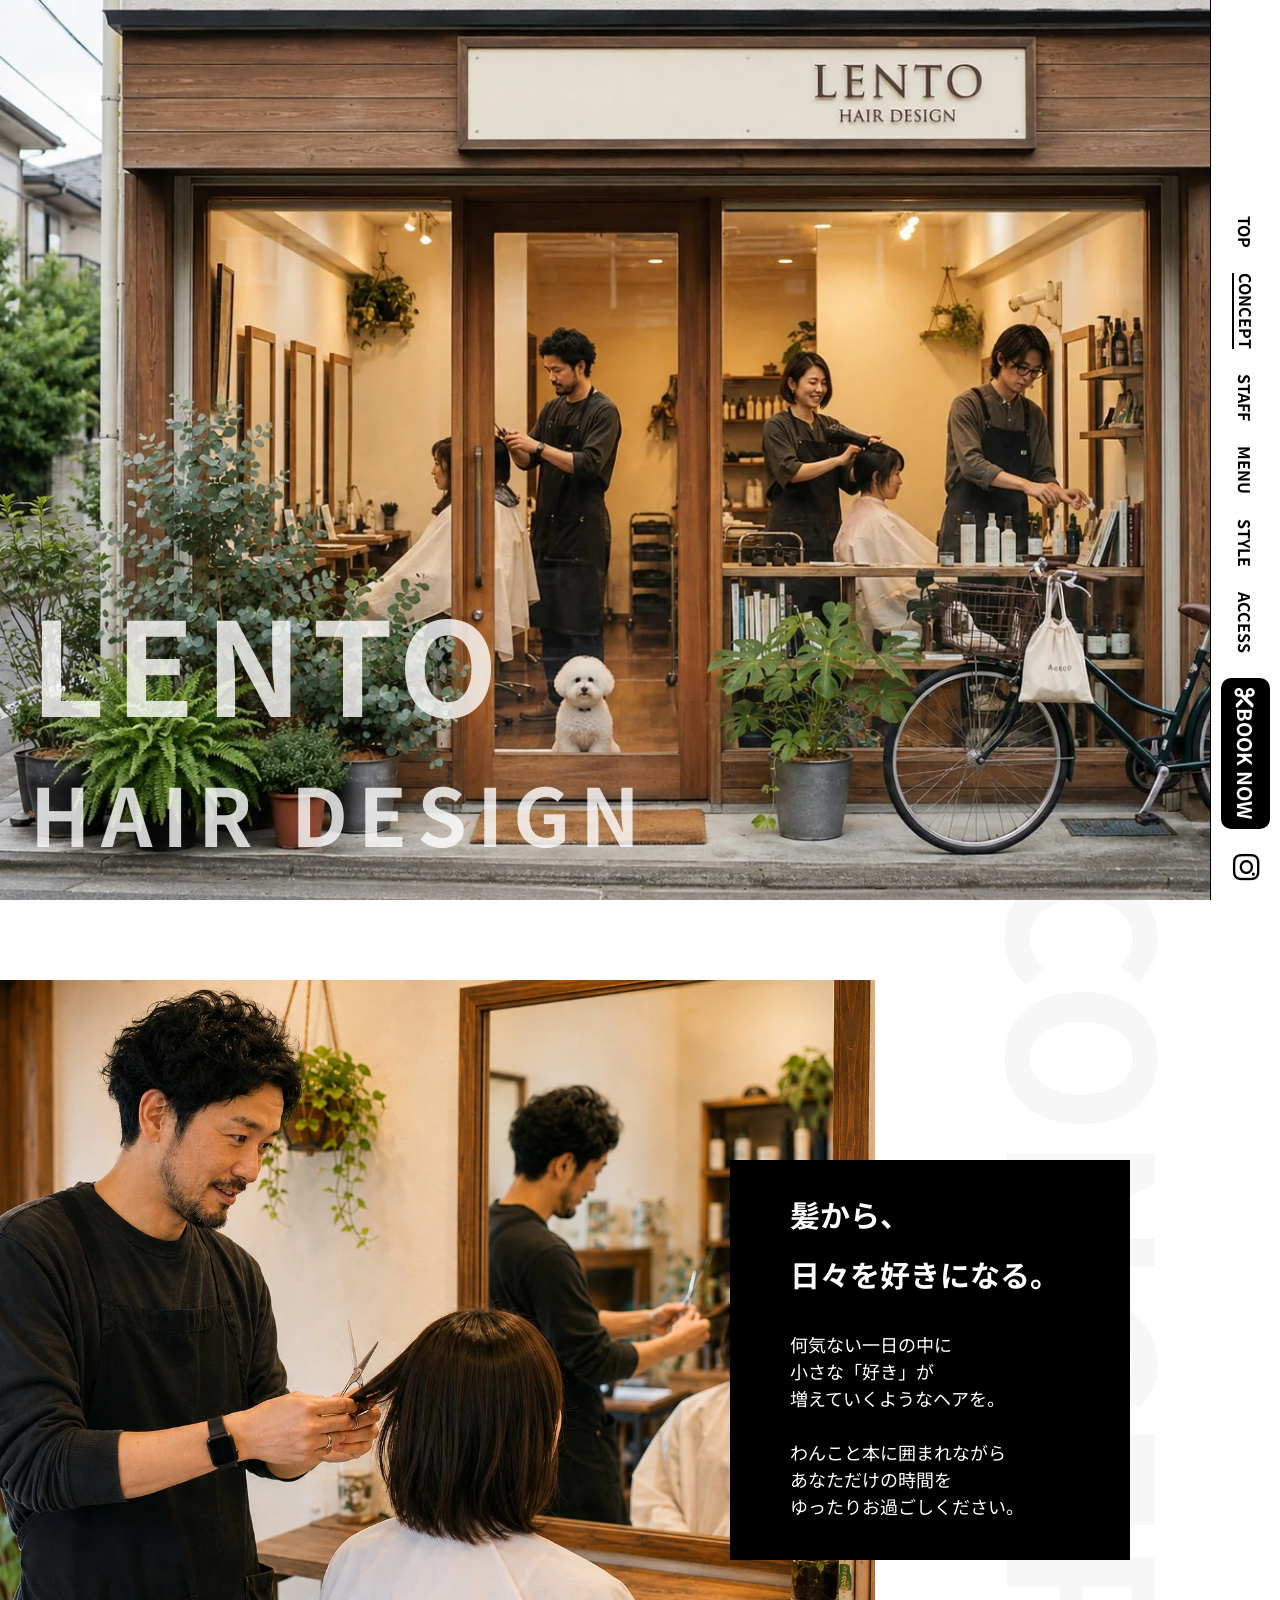
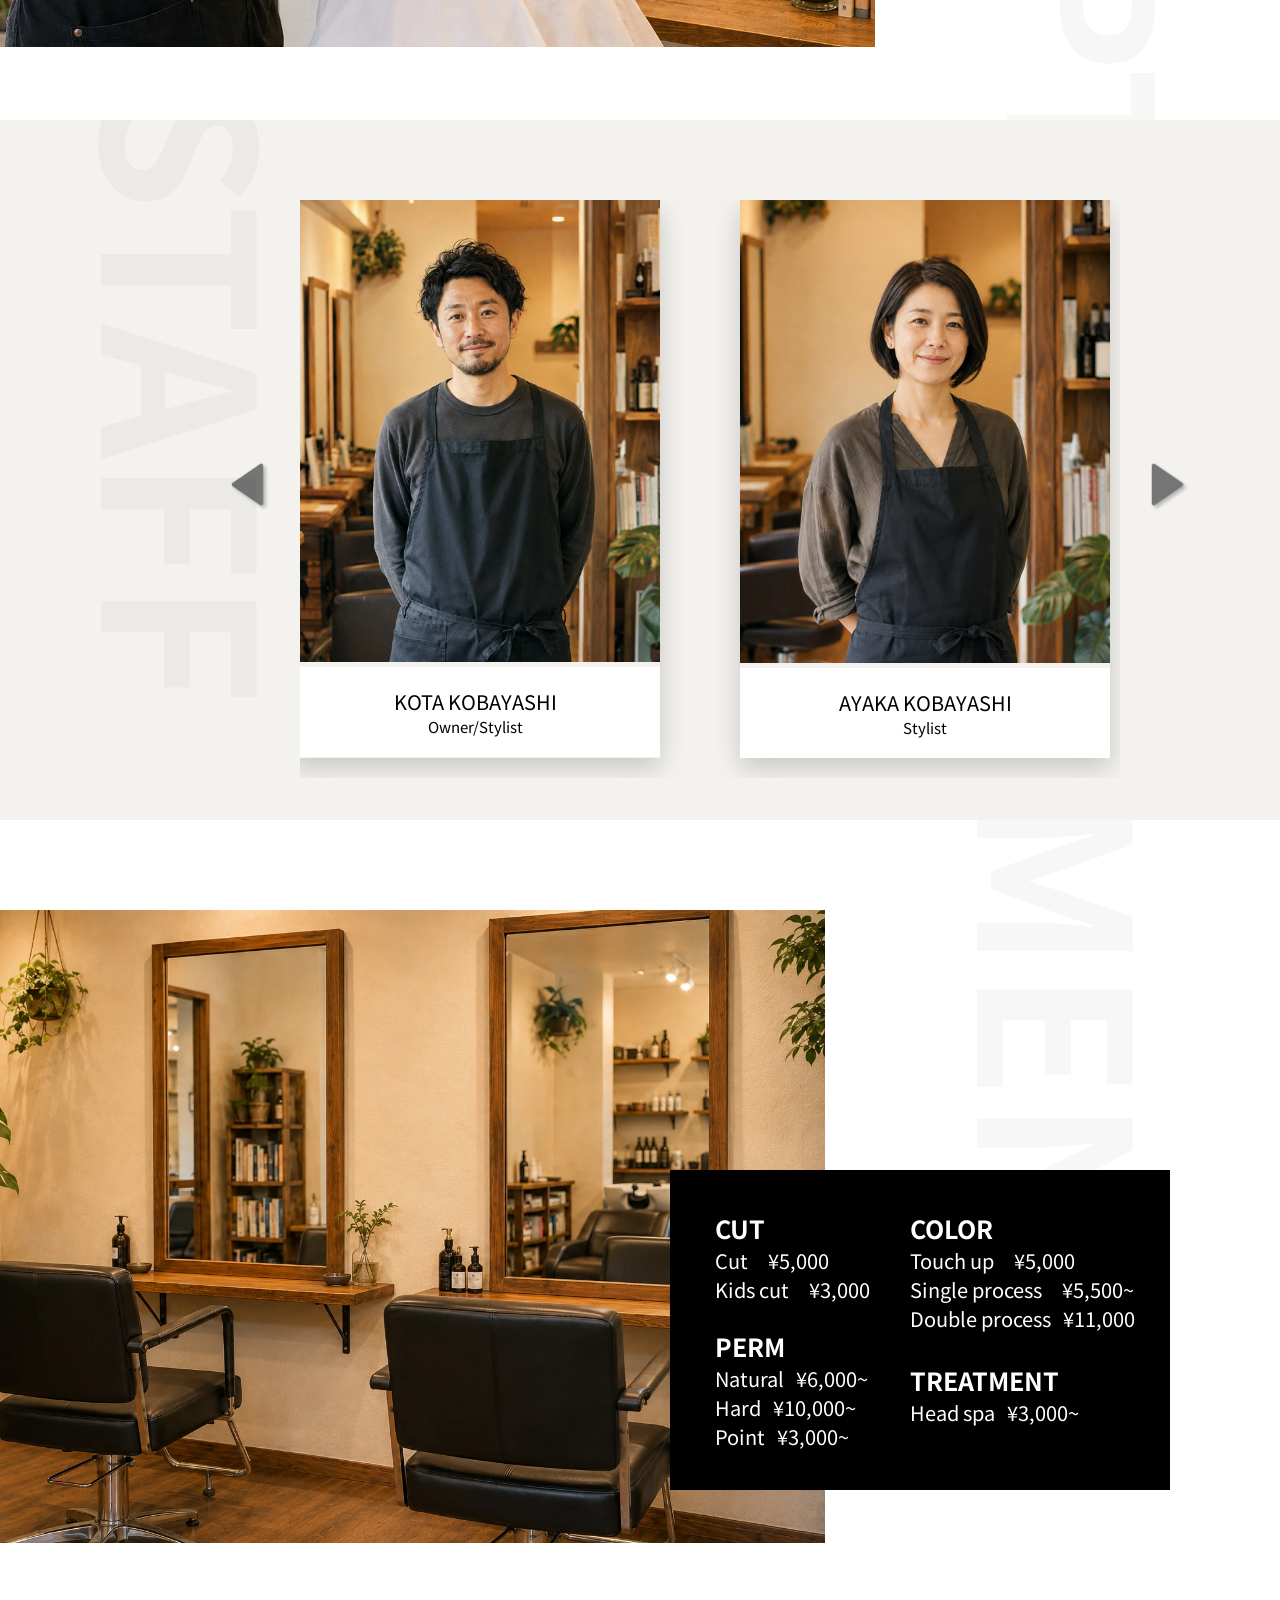
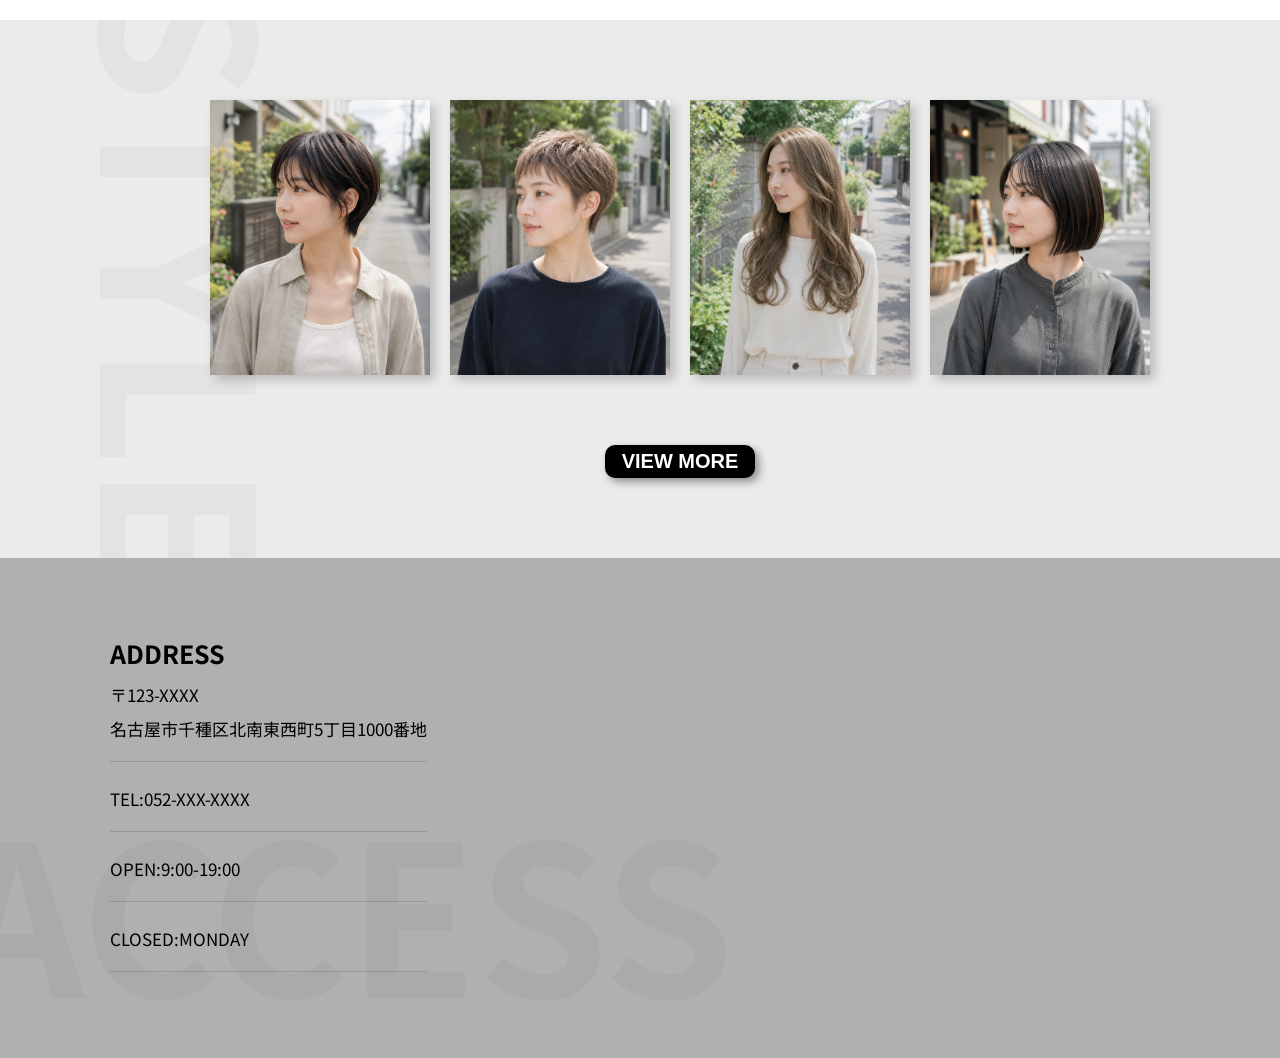
<file: index.html>
<!DOCTYPE html>
<html lang="ja">
  <head>
    <meta charset="utf-8">
    <meta name="viewport" content="width=device-width, initial-scale=1.0">
    <title>LENTO HAIR DESIGN</title>
    <link rel="preconnect" href="https://fonts.googleapis.com">
    <link rel="preconnect" href="https://fonts.gstatic.com" crossorigin>
    <link href="https://fonts.googleapis.com/css2?family=Noto+Sans+JP:wght@400;500;700&family=Roboto:wght@400;500;700&display=swap" rel="stylesheet">
    <link rel="stylesheet" href="stylesheet.css">
    <link rel="stylesheet" href="https://cdnjs.cloudflare.com/ajax/libs/font-awesome/6.7.2/css/all.min.css">
    <link rel="stylesheet" href="responsive.css">
    <script src="main.js" defer></script>
  </head>
  <body>
    <header>
      <div class="container">
        <button class="hamburger">
          <span></span>
          <span></span>
          <span></span>
        </button>
        <div class="header-list">
          <a href="#top"><p>TOP</p></a>
          <a href="#concept"><p>CONCEPT</p></a>
          <a href="#staff"><p>STAFF</p></a>
          <a href="#menu"><p>MENU</p></a>
          <a href="#style"><p>STYLE</p></a>
          <a href="#access"><p>ACCESS</p></a>
          <a class="btn-book" href="booking.html"><p class="book-text"><i class="fa-solid fa-scissors"></i>BOOK NOW</p></a>
          <a class="btn-insta" href="#"><i class="fa-brands fa-instagram"></i></a>
        </div>
      </div>
    </header>
    <section class="top-wrapper" id="top">
      <img class="top-image active" src="images/01.外観_ChatGPT Image.webp">
      <img class="top-image" src="images/02.オーナー男性カット中_ChatGPT Image.webp">
      <img class="top-image" src="images/03.シャンプー台_ChatGPT Image.webp">
      <img class="top-image" src="images/04.オーナー女性シャンプー中_ChatGPT Image.webp"> 
      <div class="container">
        <div class="top-title">
          <h1>LENTO</h1><h2>HAIR DESIGN</h2>
        </div>
      </div>
    </section>
    <section class="concept-wrapper" id="concept">
      <div class="concept-title">
        <h2>CONCEPT</h2>
      </div>
      <div class="container">
        <div class="concept-images">
          <img class="concept-img fade-up" src="images/05.再生成版_オーナー男性とお客さん会話中_ChatGPT Image.webp">
        </div>
      <div class="concept-square fade-up"></div>
        <div class="concept-text fade-up">
          <h3>髪から、<br>日々を好きになる。</h3>
          <p>
            <br>
            何気ない一日の中に<br>
            小さな「好き」が<br>
            増えていくようなヘアを。<br><br>

            わんこと本に囲まれながら<br>
            あなただけの時間を<br>
            ゆったりお過ごしください。
          </p>
        </div>

      </div>
    </section>
    <section class="staff-wrapper" id="staff">
      <div class="staff-title">
        <h2>STAFF</h2>
      </div>
      <div class="container">
        <div class="staff-slider">
          <button class="btn-left"><img class="left-img" src="images/btn-left.png"  loading="lazy"></button>
          <div class="staff-scroll">
            <div class="staff-card staff01">
              <img class="staff-img" src="images/10.オーナー男性_ChatGPT Image.webp" loading="lazy">
              <div class="staff-comment">
                <p class="staff-name">KOTA KOBAYASHI</p>
                <p class="staff-roll">Owner/Stylist</p>
              </div>
            </div>
            <div class="staff-card staff02">
              <img class="staff-img" src="images/11.オーナー女性_ChatGPT Image.webp" loading="lazy">
              <div class="staff-comment">
                <p class="staff-name">AYAKA KOBAYASHI</p>
                <p class="staff-roll">Stylist</p>
              </div>
            </div>
            <div class="staff-card staff03">
              <img class="staff-img" src="images/12.アシスタント男性_ChatGPT Image.webp" loading="lazy">
              <div class="staff-comment">
                <p class="staff-name">RYO YAMAMOTO</p>
                <p class="staff-roll">Assistant</p>
              </div>
            </div>
            <div class="staff-card staff04">
              <img class="staff-img" src="images/13.看板犬_ChatGPT Image.webp" loading="lazy">
              <div class="staff-comment">
                <p class="staff-name">LENTO</p>
                <p class="staff-roll">Staff</p>
              </div>
            </div>
          </div>  
          <button class="btn-right"><img class="right-img" src="images/btn-right.png"  loading="lazy"></button>
        </div>
      </div>
    </section>
    <section class="menu-wrapper" id="menu">
      <div class="menu-title">
        <h2>MENU</h2>
      </div>
      <div class="container">
        <div class="menu-contents fade-up">
          <img class="menu-img active" src="images/07.再生成版_鏡と椅子_ChatGPT Image.webp" loading="lazy">
          <img class="menu-img" src="images/22.再生成版_オーナー女性カラー中_ChatGPT Image.webp" loading="lazy">
          <img class="menu-img" src="images/06.再生成版_看板犬と本と小物_ChatGPT Image.webp" loading="lazy">
          <img class="menu-img" src="images/23.再生成版_アシスタント男性ドライヤー中_ChatGPT Image.webp" loading="lazy">
          <div class="menu-square"></div>
            <div class="menu-list">
              <div class="menu-left">
                <h3>CUT<br></h3>
                <p>Cut　¥5,000<br>
                  Kids cut　¥3,000</p><br>
                <h3>PERM<br></h3>
                <p>Natural   ¥6,000~<br>
                  Hard   ¥10,000~<br>
                  Point   ¥3,000~</p>
              </div> 
              <div class="menu-right">
                <h3>COLOR<br></h3>
                <p>Touch up　¥5,000<br>
                  Single process     ¥5,500~<br>
                  Double process   ¥11,000<br><br></p>
                <h3>TREATMENT<br></h3>
                <p>Head spa   ¥3,000~</p>
              </div>
            </div>
        </div>
      </div>
    </section>
    <section class="style-wrapper" id="style">
      <div class="style-title">
        <h2>STYLE</h2>
      </div>
      <div class="container">
        <div class="style-list">
          <div class="style-images">
            <img class="style style 01" src="images/14.ソフトで丸みのあるショート_ChatGPT Image.webp" loading="lazy">
            <img class="style style 02" src="images/21.再生成版｜ベリーショート＋アッシュベージュ_ChatGPT Image.webp" loading="lazy">
            <img class="style style 03" src="images/16.再生成版｜ロング＋パーマ＋オリーブベージュ｜_ChatGPT Image.webp" loading="lazy">
            <img class="style style 04" src="images/15.ストレートな切りっぱなしボブ_ChatGPT Image.webp" loading="lazy">
          </div>  
          <div class="more-style">
            <img class="style style 05" src="images/18.ナチュラルなレイヤーミディアム_ChatGPT Image.webp" loading="lazy">
            <img class="style style 06" src="images/19.再生成版｜動きのあるボブ＋カッパーブラウン_ChatGPT Image.webp" loading="lazy">
            <img class="style style 07" src="images/20.すっきりしたコンパクトショート_ChatGPT Image.webp" loading="lazy">
            <img class="style style 08" src="images/17.コンパクトで少しマニッシュなベリーショート_ChatGPT Image.webp" loading="lazy">
          </div>
          <button class ="btn-view">VIEW MORE</button>  
        </div>                
      </div>
    </section>
    <section class="access-wrapper" id="access">
      <div class="access-title">
        <h2>ACCESS</h2>
      </div> 
      <div class="container">   
        <div class="access-contents">
          <div class="access-address">
            <div class="address-text"> 
              <h3>ADDRESS<br></h3>   
              <p>〒123-XXXX</p>
              <p>名古屋市千種区北南東西町5丁目1000番地</p>
            </div>
            <div class="address-tel">
              <p>TEL:052-XXX-XXXX</p>
            </div>
            <div class="address-open">
              <p>OPEN:9:00-19:00</p>
            </div>
            <div  class="address-close">
              <p>CLOSED:MONDAY</p>
            </div>
          </div>
          <div class="access-map">
            <iframe src="https://www.google.com/maps/embed?pb=!1m18!1m12!1m3!1d836691.8974123646!2d136.59499762758423!3d34.998500499691204!2m3!1f0!2f0!3f0!3m2!1i1024!2i768!4f13.1!3m3!1m2!1s0x6004bad5499332e7%3A0xeb5fa65d181541a7!2z5oSb55-l55yM!5e0!3m2!1sja!2sjp!4v1788853159511!5m2!1sja!2sjp" width="600" height="450" style="border:0;" allowfullscreen="" loading="lazy" referrerpolicy="strict-origin-when-cross-origin"></iframe> 
          </div> 
        </div>
      </div>
    </section>
  </body>
</html>
</file>
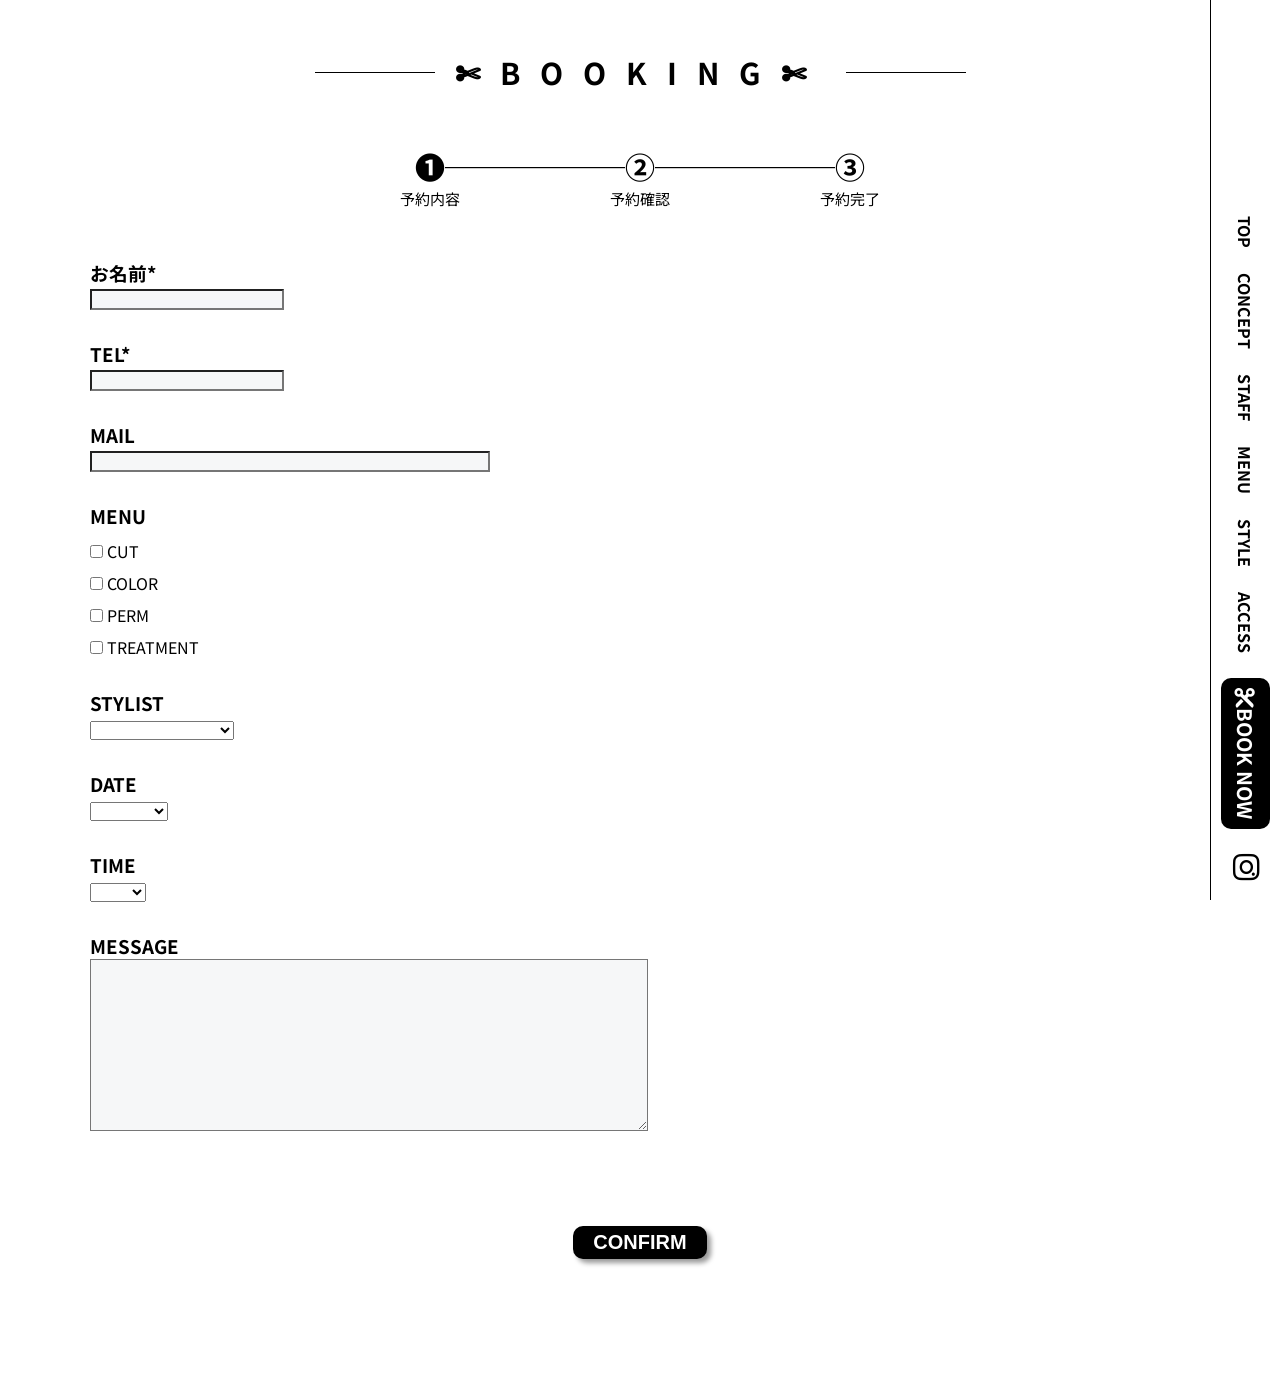
<file: booking.html>
<!DOCTYPE html>
<html lang="ja">
  <head>
    <meta charset="utf-8">
    <meta name="viewport" content="width=device-width, initial-scale=1.0">
    <title>LENTO HAIR DESIGN</title>
    <link rel="preconnect" href="https://fonts.googleapis.com">
    <link rel="preconnect" href="https://fonts.gstatic.com" crossorigin>
    <link href="https://fonts.googleapis.com/css2?family=Noto+Sans+JP:wght@400;500;700&family=Roboto:wght@400;500;700&display=swap" rel="stylesheet">
    <link rel="stylesheet" href="stylesheet.css">
    <link rel="stylesheet" href="https://cdnjs.cloudflare.com/ajax/libs/font-awesome/6.7.2/css/all.min.css">
    <link rel="stylesheet" href="responsive.css">
    <script src="main.js" defer></script>
    <script src="booking.js" defer></script>
  </head>
  <body>
    <header>
        <div class="container">
            <button class="hamburger">
                <span></span>
                <span></span>
                <span></span>
            </button>
            <div class="header-list">
                <a href="index.html#top"><p>TOP</p></a>
                <a href="index.html#concept"><p>CONCEPT</p></a>
                <a href="index.html#staff"><p>STAFF</p></a>
                <a href="index.html#menu"><p>MENU</p></a>
                <a href="index.html#style"><p>STYLE</p></a>
                <a href="index.html#access"><p>ACCESS</p></a>
                <a class="btn-book" href="booking.html"><p class="book-text"><i class="fa-solid fa-scissors"></i>BOOK NOW</p></a>
                <a class="btn-insta" href="#"><i class="fa-brands fa-instagram"></i></a>
            </div>
        </div>
    </header>
    <div class="book-wrapper">
        <div class="container">
            <div class="book-area">
                <div class="book-heading">
                    <div class="heading-text"><h1>✄BOOKING✄</h1></div>
                </div>
                <div class="navi-line"><h2>❶──────②──────③</h2></div>
                <div class="navigations">
                    <div class="navi-process">
                        <p>予約内容</p>
                    </div>
                    <div class="navi-process">
                        <p>予約確認</p>
                    </div>
                    <div class="navi-process">
                        <p>予約完了</p>
                    </div>       
                </div>
            </div>
        </div>
        <div class="book-contents">
            <div class="container">
                <form class="contents-area" action="#" method="post">
                    <div class="form-item">
                        <label for="customer-name"><h3>お名前*</h3></label>
                        <input id="customer-name" name="customer-name" type="text" required>
                    </div>
                    <div class="form-item">
                    <label for="customer-tel"><h3>TEL*</h3></label>
                    <input id="customer-tel" name="customer-tel" type="tel" required>
                    </div>
                    <div class="form-item">
                    <label for="customer-mail"><h3>MAIL</h3></label>
                    <input id="customer-mail" name="customer-mail" type="email">
                    </div>
                    <div class="form-item">
                        <h3>MENU</h3>
                        <div class="menu-check">
                            <label>
                                <input type="checkbox" name="menu" value="cut">
                                CUT
                            </label>
                            <label>
                                <input type="checkbox" name="menu" value="color">
                                COLOR
                            </label>
                            <label>
                                <input type="checkbox" name="menu" value="perm">
                                PERM
                            </label>
                            <label>
                                <input type="checkbox" name="menu" value="treatment">
                                TREATMENT
                            </label>
                        </div>
                    </div>
                    <div class="form-item">
                        <label for="customer-stylist"><h3>STYLIST</h3></label>
                        <select id="customer-stylist" name="stylist">
                            <option value=""></option>
                            <option value="kota">KOTA KOBAYASHI</option>
                            <option value="ayaka">AYAKA KOBAYASHI</option>
                        </select>
                    </div>
                    <div class="form-item">
                        <label for="customer-date"><h3>DATE</h3></label>
                        <select id="customer-date" name="date">
                            <option value=""></option>
                            <option value="10/10">10/10(土)</option>
                            <option value="10/13">10/13(火)</option>
                            <option value="10/14">10/14(水)</option>
                            <option value="10/16">10/16(金)</option>
                            <option value="10/18">10/18(日)</option>
                        </select>
                    </div>
                    <div class="form-item">
                        <label for="customer-time"><h3>TIME</h3></label>
                        <select id="customer-time" name="time">
                            <option value=""></option>
                            <option value="10:00">10:00</option>
                            <option value="12:00">12:00</option>
                            <option value="14:00">14:00</option>
                            <option value="16:00">16:00</option>
                            <option value="18:00">18:00</option>
                        </select>
                    </div>
                    <div class="form-item">
                        <label for="customer-message"><h3>MESSAGE</h3></label>
                        <textarea id="customer-message" name="customer-message" rows="10" cols="60"></textarea><br>
                    </div>
                    <div class="form-item">
                        <div class="btn-confirm">
                            <input id="confirm" name="confirm" type="submit" value="CONFIRM">
                        </div>
                    </div>
                </form>
            </div>        
        </div>
    </div> 
  </body>
  </html>
</file>
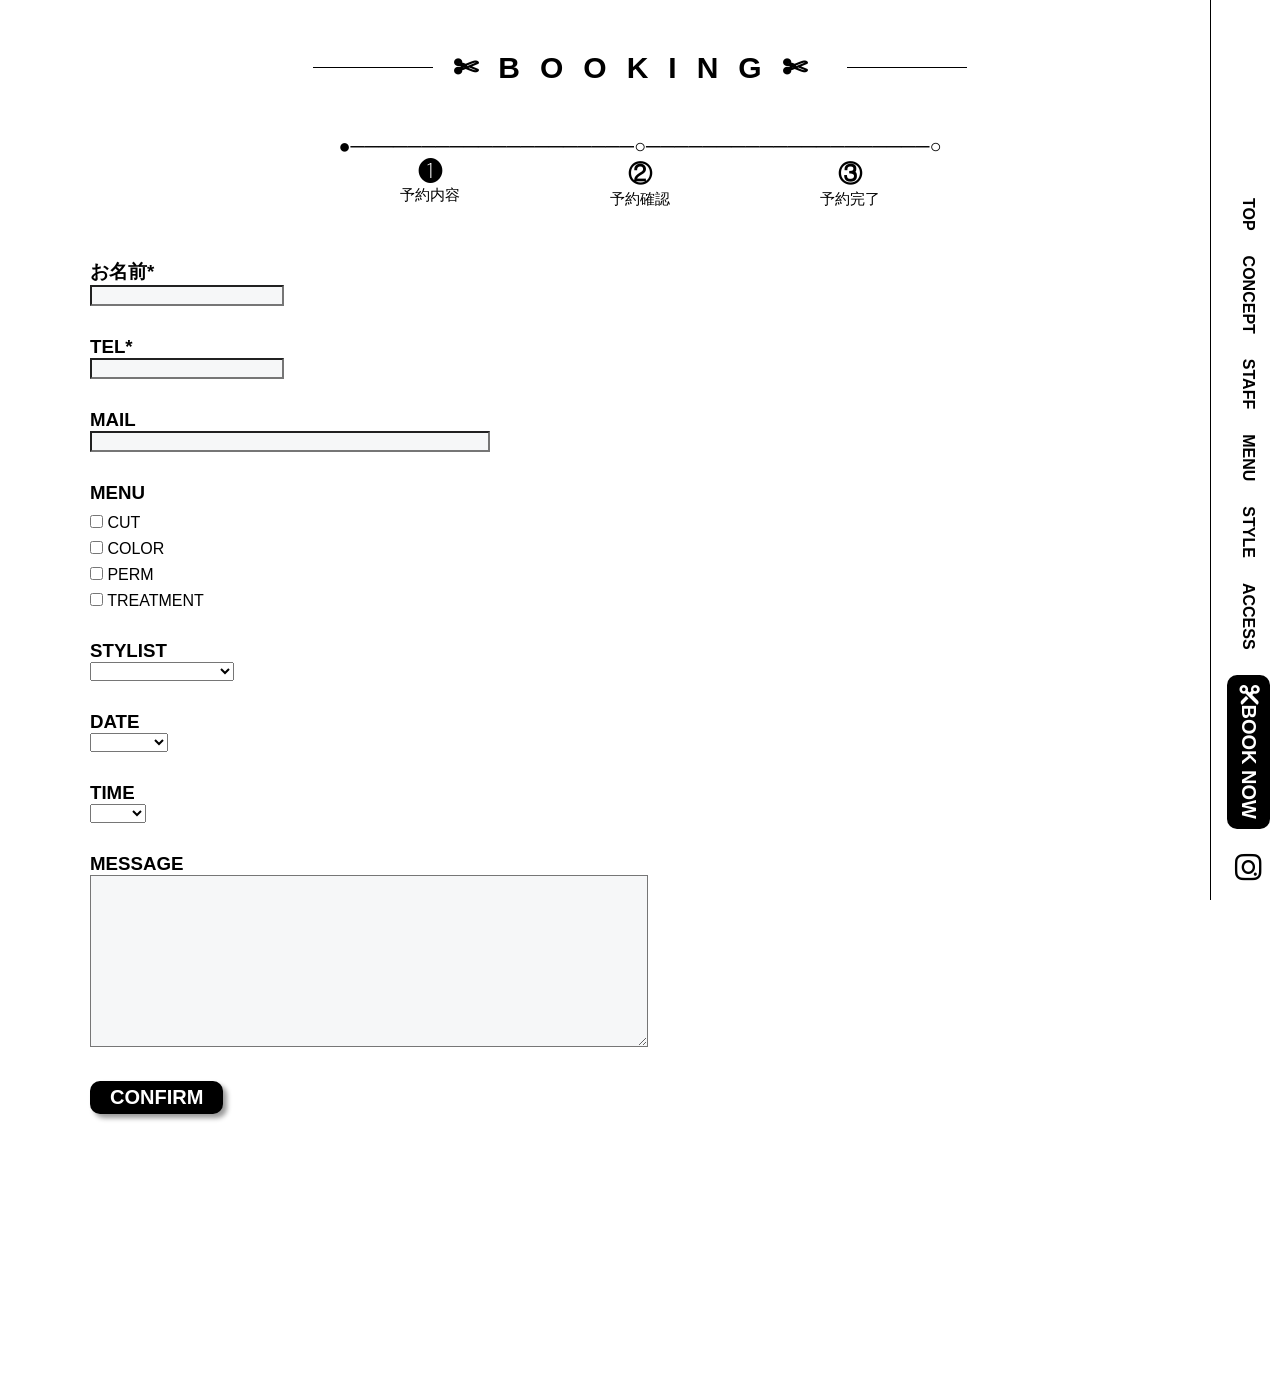
<file: booking_index.html>
<!DOCTYPE html>
<html lang="ja">
  <head>
    <meta charset="utf-8">
    <meta name="viewport" content="width=device-width, initial-scale=1.0">
    <title>LENTO HAIR DESIGN</title>
    <link rel="stylesheet" href="stylesheet.css">
    <link rel="stylesheet" href="https://cdnjs.cloudflare.com/ajax/libs/font-awesome/6.7.2/css/all.min.css">
    <link rel="stylesheet" href="responsive.css">
    <script src="main.js" defer></script>
  </head>
  <body>
    <header>
        <div class="container">
            <div class="header-list">
                <a href="#top"><p>TOP</p></a>
                <a href="#concept"><p>CONCEPT</p></a>
                <a href="#staff"><p>STAFF</p></a>
                <a href="#menu"><p>MENU</p></a>
                <a href="#style"><p>STYLE</p></a>
                <a href="#access"><p>ACCESS</p></a>
                <a class="btn-book" href="#"><p class="book-text"><i class="fa-solid fa-scissors"></i>BOOK NOW</p></a>
                <a class="btn-insta" href="#"><i class="fa-brands fa-instagram"></i></a>
            </div>
        </div>
    </header>
    <div class="book-wrapper">
        <div class="container">
            <div class="book-area">
                <div class="book-heading">
                    <div class="heading-text"><h1>✄BOOKING✄</h1></div>
                </div>
                <div class="navi-line"><p>●────────────────────○────────────────────○</p></div>
                <div class="navigations">
                    <div class="navi-process">
                        <h2>❶</h2>
                        <p>予約内容</p>
                    </div>
                    <div class="navi-process">
                        <h2>②</h2>
                        <p>予約確認</p>
                    </div>
                    <div class="navi-process">
                        <h2>③</h2>
                        <p>予約完了</p>
                    </div>        
                </div>
            </div>
        </div>
        <div class="book-contents">
            <div class="container">
                <form class="contents-area" action="#" method="post">
                    <div class="form-item">
                        <label for="customer-name"><h3>お名前*</h3></label>
                        <input id="customer-name" name="customer-name" type="text" required>
                    </div>
                    <div class="form-item">
                    <label for="customer-tel"><h3>TEL*</h3></label>
                    <input id="customer-tel" name="customer-tel" type="tel" required>
                    </div>
                    <div class="form-item">
                    <label for="customer-mail"><h3>MAIL</h3></label>
                    <input id="customer-mail" name="customer-mail" type="email">
                    </div>
                    <div class="form-item">
                        <h3>MENU</h3>
                        <div class="menu-check">
                            <label>
                                <input type="checkbox" name="menu" value="cut">
                                CUT
                            </label>
                            <label>
                                <input type="checkbox" name="menu" value="color">
                                COLOR
                            </label>
                            <label>
                                <input type="checkbox" name="menu" value="perm">
                                PERM
                            </label>
                            <label>
                                <input type="checkbox" name="menu" value="treatment">
                                TREATMENT
                            </label>
                        </div>
                    </div>
                    <div class="form-item">
                        <label for="customer-stylist"><h3>STYLIST</h3></label>
                        <select id="customer-stylist" name="stylist">
                            <option value=""></option>
                            <option value="kota">KOTA KOBAYASHI</option>
                            <option value="ayaka">AYAKA KOBAYASHI</option>
                        </select>
                    </div>
                    <div class="form-item">
                        <label for="customer-date"><h3>DATE</h3></label>
                        <select id="customer-date" name="date">
                            <option value=""></option>
                            <option value="10/10">10/10(土)</option>
                            <option value="10/13">10/13(火)</option>
                            <option value="10/14">10/14(水)</option>
                            <option value="10/16">10/16(金)</option>
                            <option value="10/18">10/18(日)</option>
                        </select>
                    </div>
                    <div class="form-item">
                        <label for="customer-time"><h3>TIME</h3></label>
                        <select id="customer-time" name="time">
                            <option value=""></option>
                            <option value="10:00">10:00</option>
                            <option value="12:00">12:00</option>
                            <option value="14:00">14:00</option>
                            <option value="16:00">16:00</option>
                            <option value="18:00">18:00</option>
                        </select>
                    </div>
                    <div class="form-item">
                        <label for="customer-message"><h3>MESSAGE</h3></label>
                        <textarea id="customer-message" name="customer-message" rows="10" cols="60"></textarea><br>
                    </div>
                    <div class="form-item">
                        <input id="confirm" name="confirm" type="submit" value="CONFIRM">
                    </div>
                </form>
            </div>        
        </div>
    </div> 
  </body>
  </html>
</file>
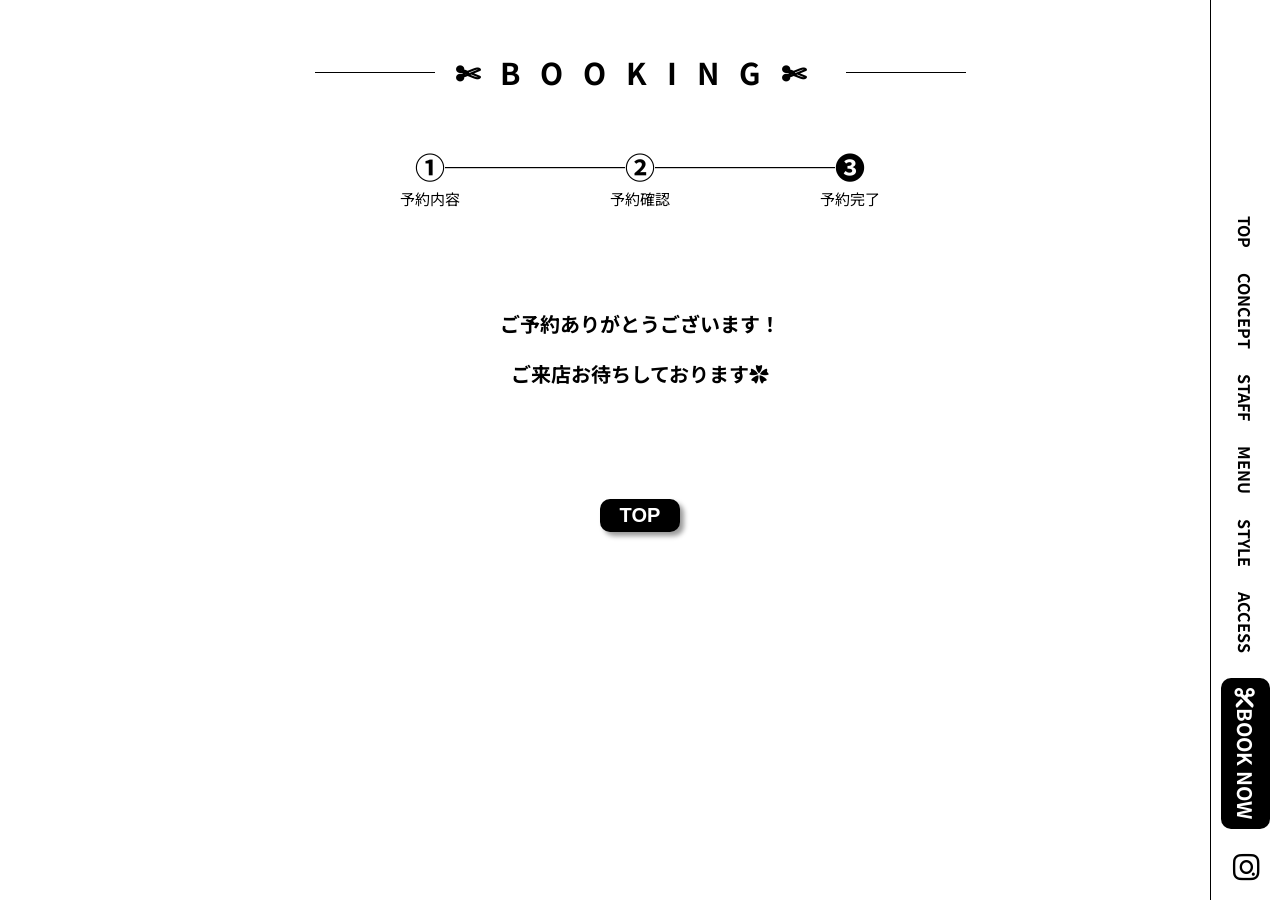
<file: complite.html>
<!DOCTYPE html>
<html lang="ja">
  <head>
    <meta charset="utf-8">
    <meta name="viewport" content="width=device-width, initial-scale=1.0">
    <title>LENTO HAIR DESIGN</title>
    <link rel="preconnect" href="https://fonts.googleapis.com">
    <link rel="preconnect" href="https://fonts.gstatic.com" crossorigin>
    <link href="https://fonts.googleapis.com/css2?family=Noto+Sans+JP:wght@400;500;700&family=Roboto:wght@400;500;700&display=swap" rel="stylesheet">
    <link rel="stylesheet" href="stylesheet.css">
    <link rel="stylesheet" href="https://cdnjs.cloudflare.com/ajax/libs/font-awesome/6.7.2/css/all.min.css">
    <link rel="stylesheet" href="responsive.css">
    <script src="main.js" defer></script>
    <script src="confirm.js" defer></script>
    <script src="complite.js" defer></script>
  </head>
  <body>
    <header>
        <div class="container">
            <button class="hamburger">
                <span></span>
                <span></span>
                <span></span>
            </button>
            <div class="header-list">
                <a href="index.html#top"><p>TOP</p></a>
                <a href="index.html#concept"><p>CONCEPT</p></a>
                <a href="index.html#staff"><p>STAFF</p></a>
                <a href="index.html#menu"><p>MENU</p></a>
                <a href="index.html#style"><p>STYLE</p></a>
                <a href="index.html#access"><p>ACCESS</p></a>
                <a class="btn-book" href="booking.html"><p class="book-text"><i class="fa-solid fa-scissors"></i>BOOK NOW</p></a>
                <a class="btn-insta" href="#"><i class="fa-brands fa-instagram"></i></a>
            </div>
        </div>
    </header>
    <div class="complite-wrapper">
        <div class="container">
            <div class="book-area">
                <div class="book-heading">
                    <div class="heading-text"><h1>✄BOOKING✄</h1></div>
                </div>
                <div class="navi-line"><h2>①──────②──────❸</h2></div>
                <div class="navigations">
                    <div class="navi-process">
                        <p>予約内容</p>
                    </div>
                    <div class="navi-process">
                        <p>予約確認</p>
                    </div>
                    <div class="navi-process">
                        <p>予約完了</p>
                    </div>        
                </div>
            </div>
        </div>
        <div class="complite-contents">
            <div class="container">
                <div class="complite-text">
                    <div class="thanks">
                        <p>ご予約ありがとうございます！</p>
                        <p>ご来店お待ちしております✿</p> 
                    </div>               
                    <div class="top-btn">
                        <button id="top-button">TOP</button>
                    </div>
                </div>
            </div>
        </div>
    </div> 
  </body>
  </html>
</file>
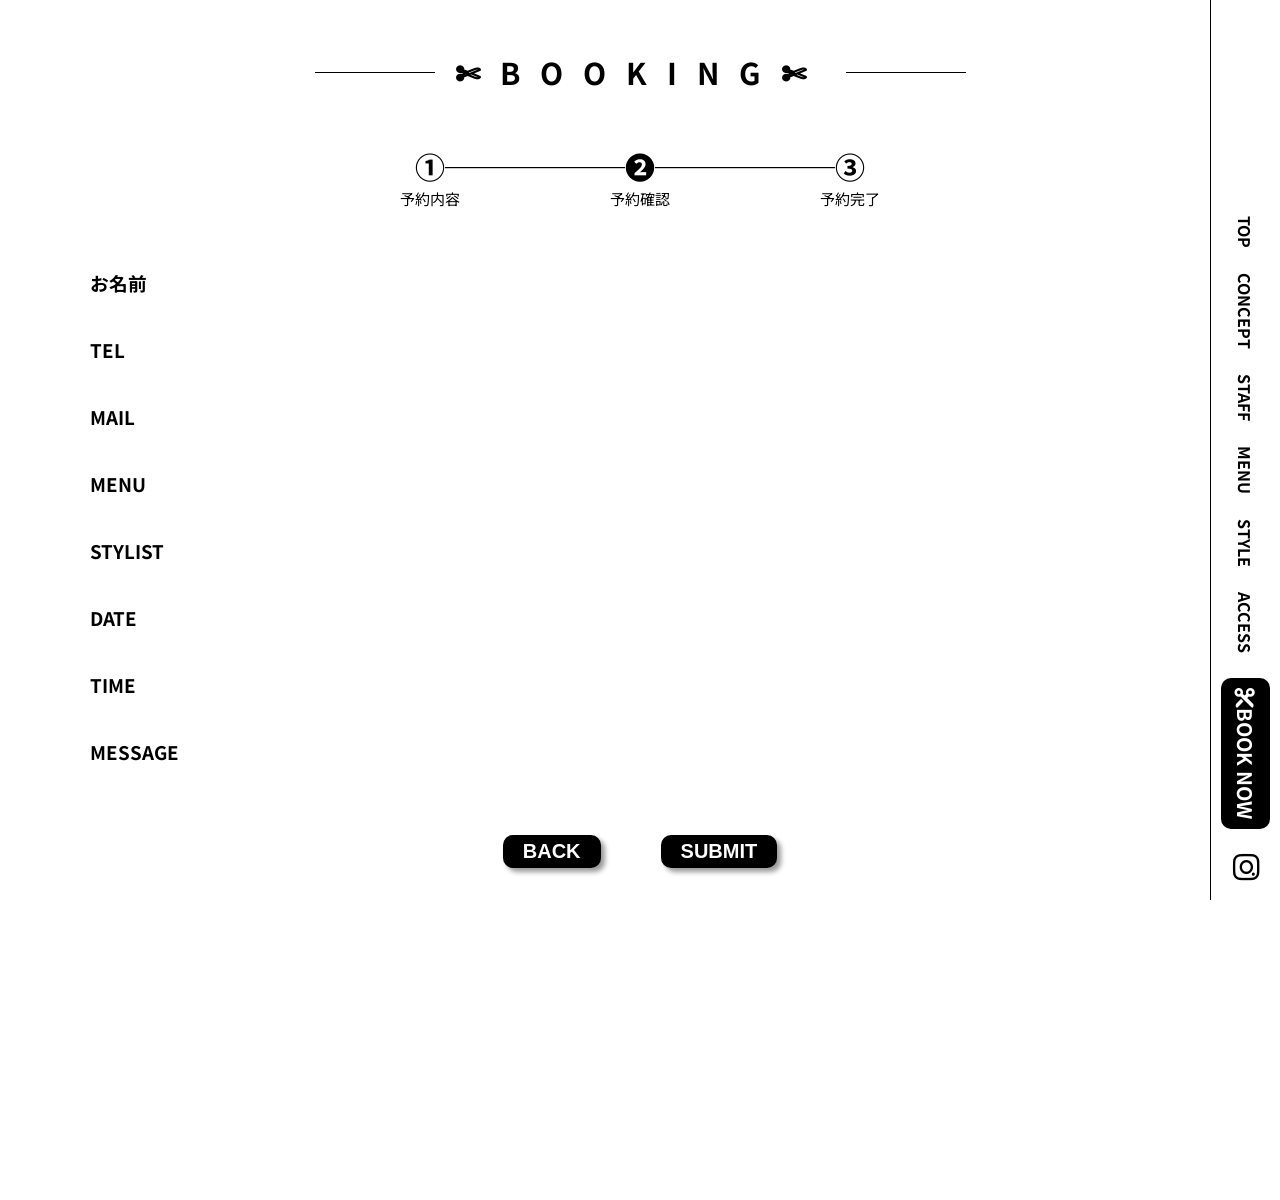
<file: confirm.html>
<!DOCTYPE html>
<html lang="ja">
  <head>
    <meta charset="utf-8">
    <meta name="viewport" content="width=device-width, initial-scale=1.0">
    <title>LENTO HAIR DESIGN</title>
    <link rel="preconnect" href="https://fonts.googleapis.com">
    <link rel="preconnect" href="https://fonts.gstatic.com" crossorigin>
    <link href="https://fonts.googleapis.com/css2?family=Noto+Sans+JP:wght@400;500;700&family=Roboto:wght@400;500;700&display=swap" rel="stylesheet">
    <link rel="stylesheet" href="stylesheet.css">
    <link rel="stylesheet" href="https://cdnjs.cloudflare.com/ajax/libs/font-awesome/6.7.2/css/all.min.css">
    <link rel="stylesheet" href="responsive.css">
    <script src="main.js" defer></script>
    <script src="confirm.js" defer></script>
  </head>
  <body>
    <header>
        <div class="container">
            <button class="hamburger">
                <span></span>
                <span></span>
                <span></span>
            </button>
            <div class="header-list">
                <a href="index.html#top"><p>TOP</p></a>
                <a href="index.html#concept"><p>CONCEPT</p></a>
                <a href="index.html#staff"><p>STAFF</p></a>
                <a href="index.html#menu"><p>MENU</p></a>
                <a href="index.html#style"><p>STYLE</p></a>
                <a href="index.html#access"><p>ACCESS</p></a>
                <a class="btn-book" href="booking.html"><p class="book-text"><i class="fa-solid fa-scissors"></i>BOOK NOW</p></a>
                <a class="btn-insta" href="#"><i class="fa-brands fa-instagram"></i></a>
            </div>
        </div>
    </header>
    <div class="confirm-wrapper">
        <div class="container">
            <div class="book-area">
                <div class="book-heading">
                    <div class="heading-text"><h1>✄BOOKING✄</h1></div>
                </div>
                <div class="navi-line"><h2>①──────❷──────③</h2></div>
                <div class="navigations">
                    <div class="navi-process">
                        <p>予約内容</p>
                    </div>
                    <div class="navi-process">
                        <p>予約確認</p>
                    </div>
                    <div class="navi-process">
                        <p>予約完了</p>
                    </div>        
                </div>
            </div>
        </div>
        <div class="confirm-contents">
            <div class="container">
                <div class="confirm-text">
                    <div class="confirm-item">
                        <h3>お名前</h3>
                        <p id="confirm-name"></p>
                    </div>
                    <div class="confirm-item">
                        <h3>TEL</h3>
                        <p id="confirm-tel"></p>
                    </div>
                    <div class="confirm-item">
                        <h3>MAIL</h3>
                        <p id="confirm-mail"></p>
                    </div>
                    <div class="confirm-item">
                        <h3>MENU</h3>
                        <p id="confirm-menu"></p>
                    </div>
                    <div class="confirm-item">
                        <h3>STYLIST</h3>
                        <p id="confirm-stylist"></p> 
                    </div>
                    <div class="confirm-item">
                        <h3>DATE</h3>
                        <p id="confirm-date"></p>
                    </div>
                    <div class="confirm-item">
                        <h3>TIME</h3>
                        <p id="confirm-time"></p>
                    </div>
                    <div class="confirm-item">
                        <h3>MESSAGE</h3>
                        <p id="confirm-message"></p>
                    </div>
                    <div class="btn-twin">
                        <div class="back-btn">
                            <button id="back-button" type="button">BACK</button>
                        </div>
                        <div class="submit-btn">
                            <button id="submit-button" type="button">SUBMIT</button>
                        </div>
                    </div>
                    
                </div>
                        
            </div>        
        </div>
    </div> 
  </body>
  </html>
</file>
<file: stylesheet.css>
* {
  margin: 0;
  padding: 0;
  box-sizing:border-box;
}
html {
  scroll-behavior: smooth;
}
body {
  font-family: "Noto Sans JP", sans-serif;
}

a {
  text-decoration: none;
}
.container {
  width: 90%;
  max-width: 1100px;
  margin: 0 auto;
}
.fade-up {
  opacity: 0;
  transform: translateY(30px);
  transition: opacity 1.5s ease, transform 1.5s ease;
}
.fade-up.show {
  opacity: 1;
  transform: translateY(0);
}
header {
  position: fixed;
  top: 0;
  right: 0;
  width: 70px;
  height: 100vh;
  z-index: 1000;
  background-color: white;
  border-left: 1px solid black;
}
.hamburger {
  display: none;
} 
.header-list {
  position: absolute;
  display: flex;
  flex-direction: row;
  align-items: center;
  gap: 25px;
  transform: rotate(90deg);
  transform-origin: right top;
  top: 100vh;
  right: 0;
  white-space: nowrap;
  padding-top: 10px;
  padding-right: 20px;
}
.header-list a {
  color: black;
  font-weight: bold;
  position: relative;
}
.header-list a.active {
  border-bottom: 2px solid black;
}
.btn-book {
  display: inline-block;
  background-color: black;
  border-radius: 10px;
  padding: 10px 10px;
}
.book-text {
  font-size: 20px;
  font-weight: bold;
  color: white;
}
.btn-insta i {
  font-size: 30px;
}
.top-wrapper {
  height: 100vh;
  position: relative;
  top: 0;
  left: 0;
}
.top-title {
  position: absolute;
  left: 30px;
  bottom: 30px;
  z-index: 2;
}
.top-title h1 {
  font-size: 130px;
  color: white;
  opacity: 0.8;
  letter-spacing: 10px;
}
.top-title h2 {
  font-size: 80px;
  color: white;
  opacity: 0.8;
  letter-spacing: 10px;
}
.top-image  {
  position: absolute;
  width: 100%;
  height: 100%;
  object-fit: cover;
  opacity: 0;
  transition: opacity 1s ease;
  z-index: 1;
}
.top-image.active {
  opacity: 1;
  z-index: 1;
}
.concept-wrapper {
  height: 820px;
  position: relative;
  overflow: hidden;
  padding-top: 80px;
}
.concept-wrapper .container {
  position: relative;
  height: 600px;
}
.concept-title h2 {
  font-size: 200px;
  position: absolute;
  color: rgba(0, 0, 0, 0.03);
  top: 280px;
  right: -280px;
  transform: rotate(90deg);
}
.concept-images {
  position: absolute;
  top: 0;
  left: -215px;
  z-index: 1;
}
.concept-img {
  display: block;
  width: 1000px;
  height: auto;
}
.concept-square {
  position: absolute;
  bottom: 20px;
  right: 60px;

  width: 400px;
  height: 400px;

  background-color: black;
  z-index: 2;
}
.concept-text {
  position: absolute;
  bottom: 60px;
  right: 120px;

  width: 280px;
  color: white;
  z-index: 3;
}
.concept-text h3 {
  font-weight: normal;
  font-size: 30px;
  line-height: 2;
  font-weight: bold;
}
.concept-text p {
  font-size: 18px;
  line-height: 1.5;
}
.staff-wrapper {
  height: 700px;
  background-color: #F3F2EE;
  position: relative;
  overflow: hidden;
}
.staff-title h2 {
  position: absolute;
  top: 120px;
  left: -120px;
  font-size: 210px; 
  transform: rotate(90deg);
  color: rgba(0, 0, 0, 0.03);
}
.staff-slider {
  padding-top: 80px;
  display: flex;
  align-items: center;
  justify-content: center;
  gap: 30px;
  padding-left: 140px;
}
.btn-left,
.btn-right {
  background: none;
  border: none;
  padding: 0;
  cursor: pointer;
  transition: 0.5s;
}
.btn-left:hover,
.btn-right:hover {
  transform: scale(1.2,1.2);
}
.staff-scroll {
  display: flex;
  gap: 80px;
  text-align: center;
  overflow-x: auto;
  width: 900px;
  scrollbar-width: none;
  padding-bottom: 20px;
}
.staff-card {
  flex-shrink: 0;
  box-shadow: 0 10px 25px rgba(0, 0, 0, 0.18);
  transition: 0.3s ease;
}
.staff-card:hover {
  transform: translateY(-10px);
}
.left-img {
  width: 40px;
  height: auto;
}
.right-img {
  width: 40px;
  height: auto;
}
.staff-img {
  width:370px;
  height: auto;
}
.staff-comment {
  padding: 20px 0;
  background-color: white;
}
.staff-name {
  font-size: 20px;
}
.staff-roll {
  font-size: 15px;
}
.menu-wrapper {
  height: 800px;
  position: relative;
  overflow: hidden;
}
.menu-wrapper .container {
  position: relative; 
}
.menu-title h2 {
  position: absolute;
  top: 130px;
  right: -100px;
  font-size: 210px; 
  transform: rotate(90deg);
  color: rgba(0, 0, 0, 0.03);
}
.menu-img {
  width: 950px;
  height: auto;
  position: absolute;
  z-index: 1;
  top: 90px;
  left: -215px;
  opacity: 0;
  transition: opacity 1s ease;
}
.menu-img.active {
  opacity: 1;
  z-index: 1;
}
.menu-square {
  width: 500px;
  height: 320px;
  background-color: black;
  position: absolute;
  z-index: 2;
  right: 20px;
  top: 350px;

}
.menu-list {
  position: absolute;
  z-index: 3;
  color: white;
  display: flex;
  gap: 40px;
  top: 390px;
  right: 55px;
}
.menu-left {
  display: flex;
  flex-direction: column;
}
.menu-right {
  display: flex;
  flex-direction: column;
}
.menu-left h3 {
  font-size: 25px;
}
.menu-left p {
  font-size: 20px;
}
.menu-right h3{
  font-size: 25px;
}
.menu-right p{
  font-size: 20px;
}
.style-wrapper {
  min-height: 500px;
  background-color: #EBEBEB;
  position: relative;
  overflow: hidden;
}
.style-title h2 {
  position: absolute;
  font-size: 210px;
  transform: rotate(90deg);
  color: rgba(0, 0, 0, 0.03);
  top: 110px;
  left: -120px;
}
.style-list {
  display: flex;
  flex-direction: column;
  align-items: center;
  gap: 35px;
  padding: 80px 0;
  padding-left: 80px;
}
.style-images {
  display: flex;
  gap: 20px;
}
.more-style {
  display: flex;
  gap: 20px;
  opacity: 0;
  max-height: 0px;
  transform: translateY(-15px);
  transition:
  opacity 0.5s ease,
  transform 0.5s ease;
}
.more-style.show {
  opacity: 1;
  max-height: 300px;
  transform: translateY(0);
}
.style {
  width: 220px;
  height: auto;
  box-shadow: 5px 5px 10px rgba(0, 0, 0, 0.2);
  transition: 0.3s ease;
}
.style:hover{
  transform: translateY(-15px);
}
.btn-view {
  display: inline-block;
  background-color: black;
  color: white;
  padding: 5px 15px;
  border-radius: 10px;
  width: 150px;
  box-shadow: 4px 4px 8px rgba(0, 0, 0, 0.4);
  text-align: center;
  font-size: 20px;
  font-weight: bold;
  transition: 0.5s;
  border: none;
}
.btn-view:hover {
  transform: scale(1.1,1.1);
}
.access-wrapper {
  height: 500px;
  background-color:		#B0B0B0;
  position: relative;
  overflow: hidden;
}
.access-title h2 {
  font-size: 210px;
  position: absolute;
  bottom: 0;
  left: -50px; 
  color: rgba(0, 0, 0, 0.03);
  z-index: 0;
}
.access-contents {
  display: flex;
  gap: 100px;
  padding-top: 50px;
  padding-left: 20px;
  z-index: 1;
  position: absolute;
}
.access-address {
  display: flex;
  flex-direction: column;
  gap: 20px;
  padding-top: 20px;
}
.address-text h3 {
  font-size: 25px;
  line-height: 2;
}
.address-text {
  font-size: 17px;
  line-height: 2;
  border-bottom: 1px solid rgba(0, 0, 0, 0.15);
  padding-bottom: 15px;
}
.address-tel {
  font-size: 17px;
  line-height: 2;
  border-bottom: 1px solid rgba(0, 0, 0, 0.15);
  padding-bottom: 15px;
}
.address-open {
  font-size: 17px;
  line-height: 2;
  border-bottom: 1px solid rgba(0, 0, 0, 0.15);
  padding-bottom: 15px;
}
.address-close {
  font-size: 17px;
  line-height: 2;
  border-bottom: 1px solid rgba(0, 0, 0, 0.15);
  padding-bottom: 15px;
}
iframe {
  width: 600px;
  height: 400px;
}


.book-wrapper {
  height: 1400px;
}
.book-area {
  display: flex;
  flex-direction: column;
  align-items: center;
  
}
.book-heading {
  font-size: 15px;
  display: flex;
  align-items: center;
  justify-content: center;
  padding: 50px 0;
}
.book-heading::before,
.book-heading::after {
  content: "";
  width: 120px;
  height: 1px;
  background: black;
}
.heading-text {
  letter-spacing: 20px;
  padding: 0 20px;
}
.navigations {
  display: flex;
  justify-content: center;
  text-align: center;
  gap: 150px;
}
.navi-line {
  font-size: 20px;
}
.navi-process p {
  font-size: 15px;
}
.contents-area {
 padding-top: 50px;
 display: flex;
 flex-direction: column;
 gap: 30px;
}
.menu-check {
  display: flex;
  flex-direction: column;
  gap: 8px;
  margin-top: 10px;
}
.form-item input {
  font-size: 15px;
  background-color: #F6F7F8;
}

#customer-mail {
  width: 400px;
}
#customer-message {
  font-size: 15px;
  background-color: #F6F7F8;
}
.btn-confirm {
  text-align: center;
  padding-top: 60px;
}
#confirm {
  background-color: black;
  color: white;
  font-size: 20px;
  font-weight: bold;
  border: none;
  padding: 5px 20px;
  border-radius: 10px;
  box-shadow: 4px 4px 5px rgba(0, 0, 0, 0.4);
  transition: 0.3s ease;
}
#confirm:hover {
  transform: scale(1.1,1.1);
}

.confirm-wrapper {
  min-height: 1200px;
}
.confirm-text {
  display: flex;
  flex-direction: column;
  gap: 30px;
  padding-top: 60px;
}
.confirm-item {
  display: flex;
  flex-direction: column;
 gap: 10px; 
}
.btn-twin {
  display: flex;
  justify-content: center;
  gap: 60px;
  padding-top: 30px;
}
#back-button {
  background-color: black;
  color: white;
  font-size: 20px;
  font-weight: bold;
  border: none;
  padding: 5px 20px;
  border-radius: 10px;
  box-shadow: 4px 4px 5px rgba(0, 0, 0, 0.4);
  transition: 0.3s ease;
}
#back-button:hover {
  transform: scale(1.1,1.1);
}
#submit-button {
  background-color: black;
  color: white;
  font-size: 20px;
  font-weight: bold;
  border: none;
  padding: 5px 20px;
  border-radius: 10px;
  box-shadow: 4px 4px 5px rgba(0, 0, 0, 0.4);
  transition: 0.3s ease;
}
#submit-button:hover {
  transform: scale(1.1,1.1); 
}
#customer-message {
  overflow: wrap; 
}
.complite-wrapper {
  height: 600px;
}
.complite-text {
  display: flex;
  flex-direction: column;
  justify-content: center;
  text-align: center;
  gap: 100px;
  padding-top: 60px;
}
.thanks {
  padding-top: 30px;
}
.thanks p {
  font-size: 20px;
  line-height: 2.5;
  font-weight: bold;
}
#top-button {
  background-color: black;
  color: white;
  font-size: 20px;
  font-weight: bold;
  border: none;
  padding: 5px 20px;
  border-radius: 10px;
  box-shadow: 4px 4px 5px rgba(0, 0, 0, 0.4);
  transition: 0.3s ease;
}
#top-button:hover {
  transform: scale(1.1,1.1); 
}
</file>
<file: responsive.css>
@media (max-width:1023px) {
    section {
        scroll-margin-top: 50px;
    } 
    .container {
        width: 80%;
    } 
    header {
        right: auto;
        width: 100vw;
        height: 50px;
        border-bottom: 1px solid gray;
    }
    .header-list {
        position: fixed;
        transform: translateX(100%);
        transition: 0.4s ease;
        top: 50px;
        right: 0;
        width: 200px;
        height: calc(100vh - 50px);
    }

    .header-list.active {
        transform: translateX(0);
        padding-top: 80px;
        padding-right: 0px;
        display: flex;
        flex-direction: column;
        background-color:rgba(0,0,0,0.8);
        gap: 30px;
        
    }
    
    .header-list.active a {
        color: white;
    }
     .header-list a.active {
        border-bottom: 0;
    }
    .hamburger {
        position: fixed;
        right: 10px;
        top: 10px;
        display: flex;
        flex-direction: column;
        gap: 10px;
        border: none;
        background: none;
        width: 50px;
        height: 50px;
    }
    .hamburger span{
        width: 30px;
        height: 2px;
        background-color: #333;
        transition: 0.3s ease;
        
    }
    .hamburger.active span{
        position: absolute;
    }
    .hamburger.active span:nth-child(1){
        transform: rotate(45deg);
        top: 15px;

    }
    .hamburger.active span:nth-child(3){
        transform: rotate(-45deg);
        top: 15px;
    }
    .hamburger.active span:nth-child(2){
        display: none;
    }
    .btn-book {
        display: inline;
        background-color: transparent;
        border-radius: 0;
        padding: 0;
    }
    .top-image {
        height: 100%;
        object-fit: cover;
        object-position: center;
    }
    .top-title h1 {
        font-size: 70px;
    }
    .concept-wrapper {
        height: 600px;
        padding-top: 60px;
    }
    .concept-title h2 {
        font-size: 20px;
        color: rgba(0, 0, 0, 0.7);
        top: 80px;
        right: 0px;
        transform: rotate(90deg);
        z-index: 4;
    }
    .concept-title h2::before {
        content:"01 ┃ "
    }
    .concept-images {
        top: 20px;
        left: -120px;
    }
    .concept-img {
        width: 650px;
    }
    .concept-square {
        bottom: 100px;
        right: -30px;
        width: 250px;
        height: 300px;
    }
    .concept-text {
        bottom: 140px;
        right: 0px;
        width: 200px;
    }
    .concept-text h3 {
        font-size: 20px;
        line-height: 1.5;
    }
    .concept-text p {
        font-size: 15px;
    }
    .staff-wrapper {
        height: 500px;
    }
    .staff-title h2 {
        font-size: 20px; 
        z-index: 1; 
        top: 70px;
        left: 0px;
        transform: rotate(90deg);
        color: rgba(0, 0, 0, 0.7);   
    }
    .staff-title h2::before {
        content:"02 ┃ "
    }
    .staff-slider {
        position: relative;
        padding-top: 60px;
        padding-left: 0;
        left: 0;
        z-index: 2;
    }
    .staff-scroll {
        width: 480px;
    }
    .staff-card {
        width: 200px;
        flex: 0 0 200px;
    }
    .staff-img {
        width:200px;
    }
    .menu-wrapper {
        height: 650px;
    }
    .menu-wrapper .container {
        display: flex;
        flex-direction: column;
    }
    .menu-title h2 {
        top: 60px;
        right: 0px;
        left: auto;
        transform: rotate(90deg);
        font-size: 20px; 
        color: rgba(0, 0, 0, 0.7); 
    }
    .menu-title h2::before {
        content:"03 ┃ "
    }
    .menu-img {
        width: 650px;
        top: 90px;
        left: -170px;
    }
    .menu-square {
        left: auto;
        top: 190px;
        right: -10px;
        bottom: auto;
        width: 230px;
        height: 400px;
    }
    .menu-list {
        color: white;
        gap: 20px;
        left: auto;
        top: 207px;
        right: 20px;
        flex-direction: column;
    }
    .menu-left h3 {
        font-size: 18px;
    }
    .menu-left p {
        font-size: 15px;
    }
    .menu-right h3{
        font-size: 18px;
    }
    .menu-right p{
        font-size: 15px;
    }
    .style-wrapper {
      min-height: 400px;
    }
    .style-title h2 {
        font-size: 20px;
        transform: rotate(90deg);
        color: rgba(0, 0, 0, 0.7);
        top: 60px;
        left: 0px;
        z-index: 1;
    }
    .style-title h2::before {
        content:"04 ┃ "
    }
    .style-list {
        padding: 50px 0;
        padding-left: 70px;
        padding-right: 60px;
    }
    .style-images,
    .more-style {
        display: grid;
        grid-template-columns: repeat(2, 1fr);
    }
    .style {
        width: 250px;
    }
    .style:hover{
        transform: none;
    }
    .more-style.show {
        max-height: 800px;
    }
    .access-wrapper {
        height: 450px;
        z-index: 0;
    }
     .access-title h2 {
        font-size: 20px;
        transform: rotate(90deg);
        color: rgba(0, 0, 0, 0.7);
        bottom: auto;
        left: auto;
        top: 80px;
        right: -15px;
        z-index: 1;
    }
    .access-title h2::before {
        content:"05 ┃ "
    }
    .access-contents {
        display: flex;
        padding-left: 0px;
        padding-right: 30px;
        padding-top: 80px;
        gap: 20px;
        z-index: 2;
    }
    .access-address {
        padding-top: 0px;
        gap: 10px;
    }
    .address-text h3 {
        font-size: 20px;
    }
    .address-text {
        font-size: 15px;
    }
    .address-tel {
        font-size: 15px;
    }
    .address-open {
        font-size: 15px;
    }
    .address-close {
        font-size: 15px;
    }
    iframe {
        width: 300px;
        height: 300px;
    }


    .book-heading {
        font-size: 12px;
        padding-top: 100px;
    }
    .book-heading::before,
    .book-heading::after {
        width: 50px;
    }
    .heading-text {
        letter-spacing: 20px;
        padding: 0 20px;
    }
    .navi-line {
        font-size: 17.5px;
    }
    .navi-process p {
        font-size: 8.5px;
    }
}

@media(max-width:767px) {
    .container {
        width: 90%;
    }
    .hamburger {
        position: fixed;
        right: 10px;
        top: 10px;
        display: flex;
        flex-direction: column;
        gap: 10px;
        border: 0;
        background: none;
        width: 50px;
        height: 50px;
    }
    .hamburger span{
        width: 30px;
        height: 2px;
        background-color: #333;
        transition: 0.3s ease;
        
    }
    .hamburger.active span{
        position: absolute;
    }
    .hamburger.active span:nth-child(1){
        transform: rotate(45deg);
        top: 15px;

    }
    .hamburger.active span:nth-child(3){
        transform: rotate(-45deg);
        top: 15px;
    }
    .hamburger.active span:nth-child(2){
        display: none;
    }
    .btn-book {
        display: inline;
        background-color: transparent;
        border-radius: 0;
        padding: 0;
    }
     .top-image {
        object-position: center;
    }
    .top-title {
        top: 60%;
        left: 50%;
        transform: translate(-50%, -50%);
        z-index: 2;
        text-align: center;
    }
    .top-title h1 {
        font-size: 40px;
        letter-spacing: 5px;
    }
    .top-title h2 {
        font-size: 40px;
        letter-spacing: 5px;
    }
    .concept-wrapper {
        height: 700px;
        position: static;
        padding-top: 0;
        text-align: center;
        padding-top: 30px;
    }
    .concept-wrapper .container {
        position: static;
        height: 700px;
        display: flex;
        flex-direction: column;
        align-items: center;
        text-align: center;
        padding-top: 40px;
    }
    .concept-title h2 {
        font-size: 20px;
        transform: rotate(0deg);
        position: static;
    }    
    .concept-images {
        position: static;
        top: 0px;
        left: 0px;
    }
    .concept-img {
        width: 400px;
    }
    .concept-square {
        display: none;
    }
    .concept-text {
        position: static;
        color: black;
        bottom: auto;
        right: auto;
        padding-top: 30px;
    }
    .concept-text h3 {
        font-size: 20px;
        line-height: 1.5;
    }
    .concept-text p {
        font-size: 15px;
    }    
    .staff-title h2 {
        top: 0px;
        left: 0px;
        color: rgba(0, 0, 0, 0.7);
        transform: rotate(0deg);
        position: static;
        text-align: center;
        padding-top: 30px;
    }
    .staff-scroll {
        width: 200px;
        gap: 20px;
        padding-left: 10px;
        padding-right: 10px;
        padding-bottom: 20px;
        scroll-snap-type: x mandatory;
    }
    .staff-card {
        box-shadow: none;
        scroll-snap-align: center;
        width: 180px;
        flex: 0 0 180px;
    }
    .staff-name {
        font-size: 15px;
    }
    .staff-roll {
        font-size: 13px;
    }
    .staff-img {
        width:180px;
    }
    .btn-left:hover,
    .btn-right:hover {
        transform: none;
    }
    .left-img {
        width: 20px;
    }
    .right-img {
        width: 20px;
    }
    .menu-wrapper {
        height: 540px;
    }
    .menu-title h2 {
        position: static;
        top: 0px;
        right: 0px;
        left: auto;
        transform: rotate(0deg);
        text-align: center;
        padding-top: 30px;
    }
    .menu-img {
        width: 550px;
        top: 30px;
        left: auto;
        right: -140px;
    }
    
    .menu-square {
        display: none;
    }
    .menu-list {
        gap: 20px;
        left: 0;
        top: 170px;
        right: auto;
        flex-direction: row;          
    }
    .menu-left h3 {
        font-size: 13px;
    }
    .menu-left p {
        font-size: 13px;
    }
    .menu-right h3{
        font-size: 13px;
    }
    .menu-right p{
        font-size: 13px;
    }
    .style-wrapper {
      min-height: 550px;
    }
    .style-title h2 {
        font-size: 20px;
        transform: rotate(0deg);
        top: 0px;
        left: 0px;
        position: static;
        text-align: center;
        padding-top: 30px;
    }
    .style-list {
        padding: 0;
        padding-left: 0px;
        padding-right: 0px;
        padding: 20px 0 40px;
        gap: 20px;
    }
    .style-images,
    .more-style {
        display: grid;
        grid-template-columns: repeat(2, 1fr);
    }
    .style {
        width: 130px;
    }
    .more-style {
        overflow: hidden;
        pointer-events: none;
    }
    .more-style.show {
        max-height: 800px;
        pointer-events: auto;
    }
    .access-wrapper {
        height: 500px;
    }
    .access-title h2 {
        font-size: 20px;
        bottom: auto;
        top: 0px;
        right: 0px;
        transform: rotate(0deg);
        position: static;
        text-align: center;
        padding-top: 30px;
    }

    .access-contents {
        position: static;
        flex-direction: column-reverse;
        align-items: center;
        padding-left: 0;
        padding-right: 0;
        padding-top: 30px;
        gap: 20px;
    }
    .access-address {
        gap: 10px;
    }
    .address-text {
        display: none;
    }
    .address-close {
        border-bottom: none;
    }
    iframe {
        width: 200px;
        height: 200px;
    }


    .book-wrapper {
        height: 100px;
    }
    .book-heading {
        font-size: 10px;
        padding-top: 80px;
    }
    .book-heading::before,
    .book-heading::after {
        display: none;
    }
    .heading-text {
        letter-spacing: 10px;
        padding: 0 20px;
    }
    .navi-line {
        font-size: 9px;
    }
    .navi-process p {
        display: none;
    }
    .contents-area {
        padding-bottom: 100px;
    }   
    .form-item h3 {
        font-size: 18px;
    }
    #customer-mail {
        width: 280px;
    }
    #customer-message {
        width: 280px;
    }
    .btn-confirm {
        padding-top: 20px;
        padding-bottom: 50px;
    }
    .menu-check label{
        font-size: 18px;
    }
    #customer-stylist option{
        font-size: 18px;
    }
    #customer-date option{
        font-size: 18px;
    }
    #customer-time option{
        font-size: 18px;
    }


    .confirm-wrapper {
        min-height: 900px;
    }
    .confirm-text {
        padding-bottom: 100px;
    }
    #customer-message {
      overflow: wrap;
    }
    .confirm-item h3 {
        font-size: 15px;
    }
    #confirm-mail {
    overflow-wrap: anywhere;
    }
    #confirm-message {
    overflow-wrap: anywhere;
    }

    .thanks p {
        font-size: 15px;
    }
    
}
</file>
